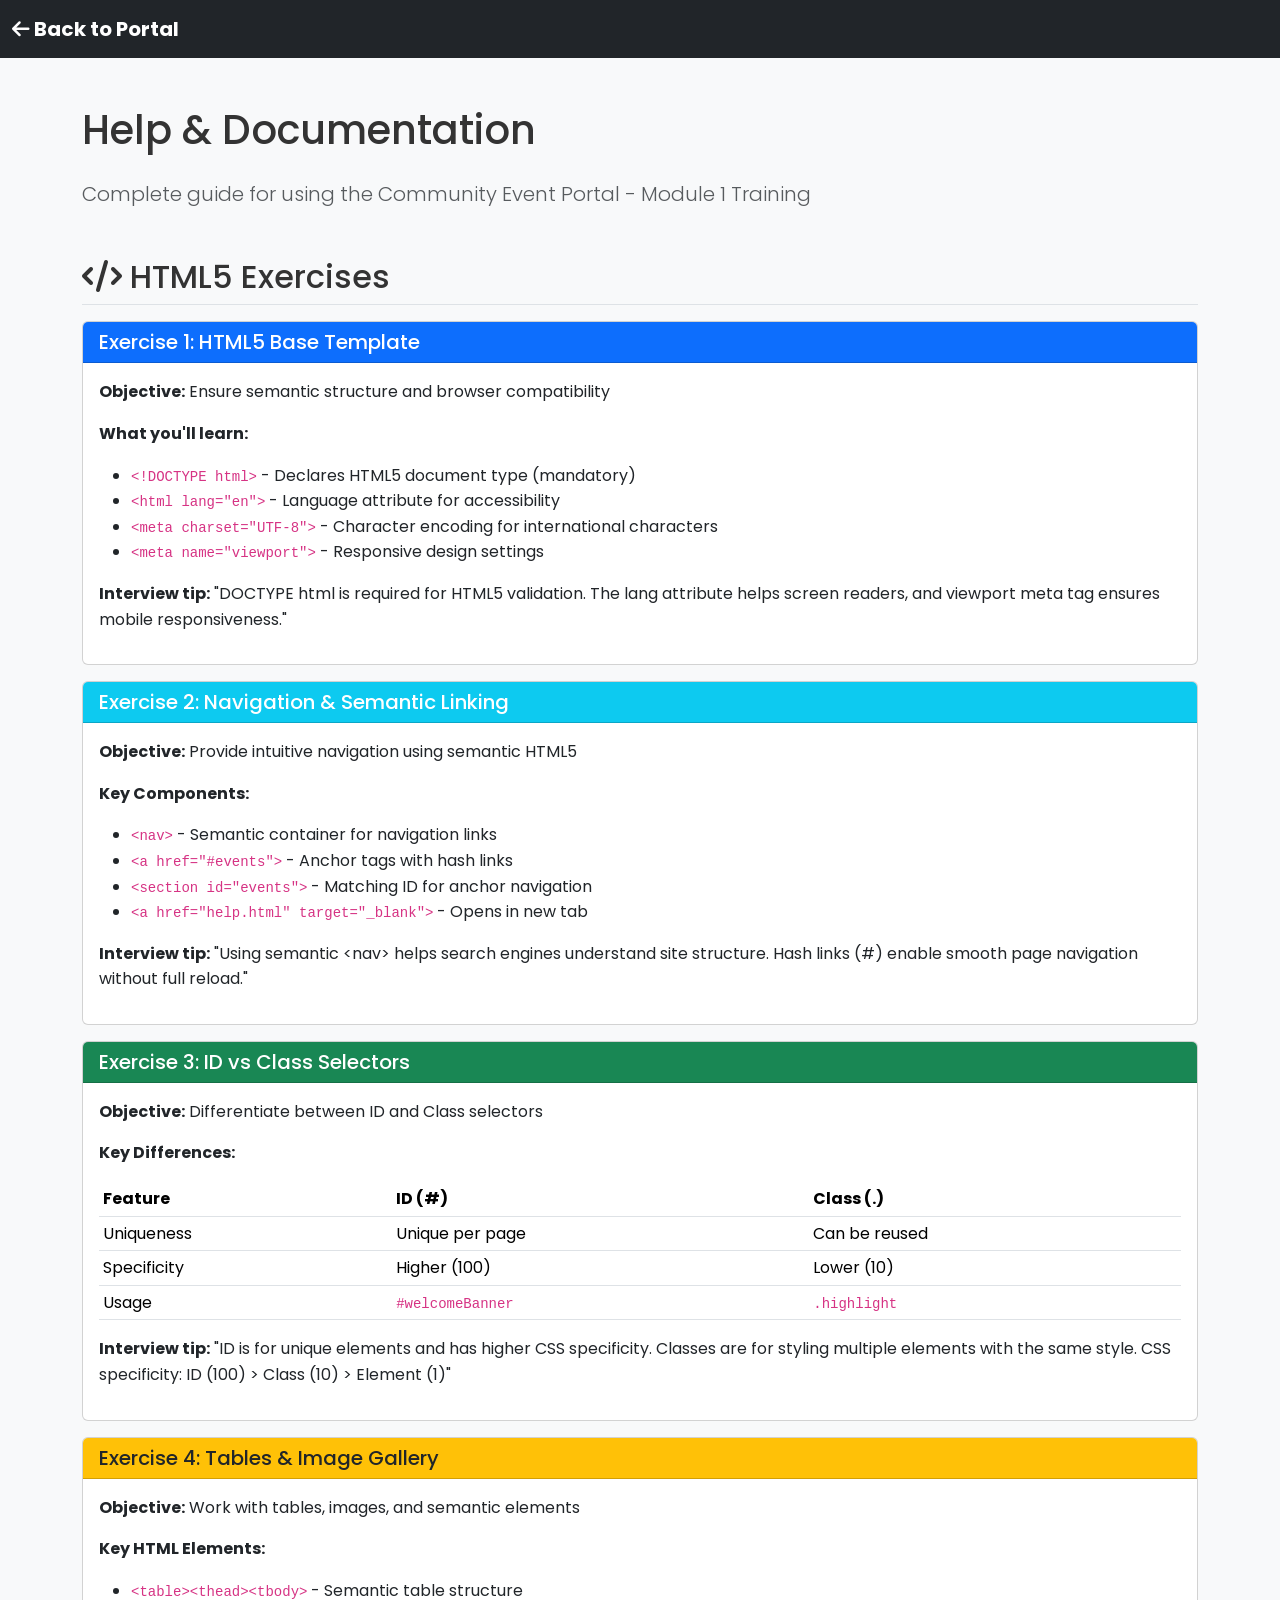
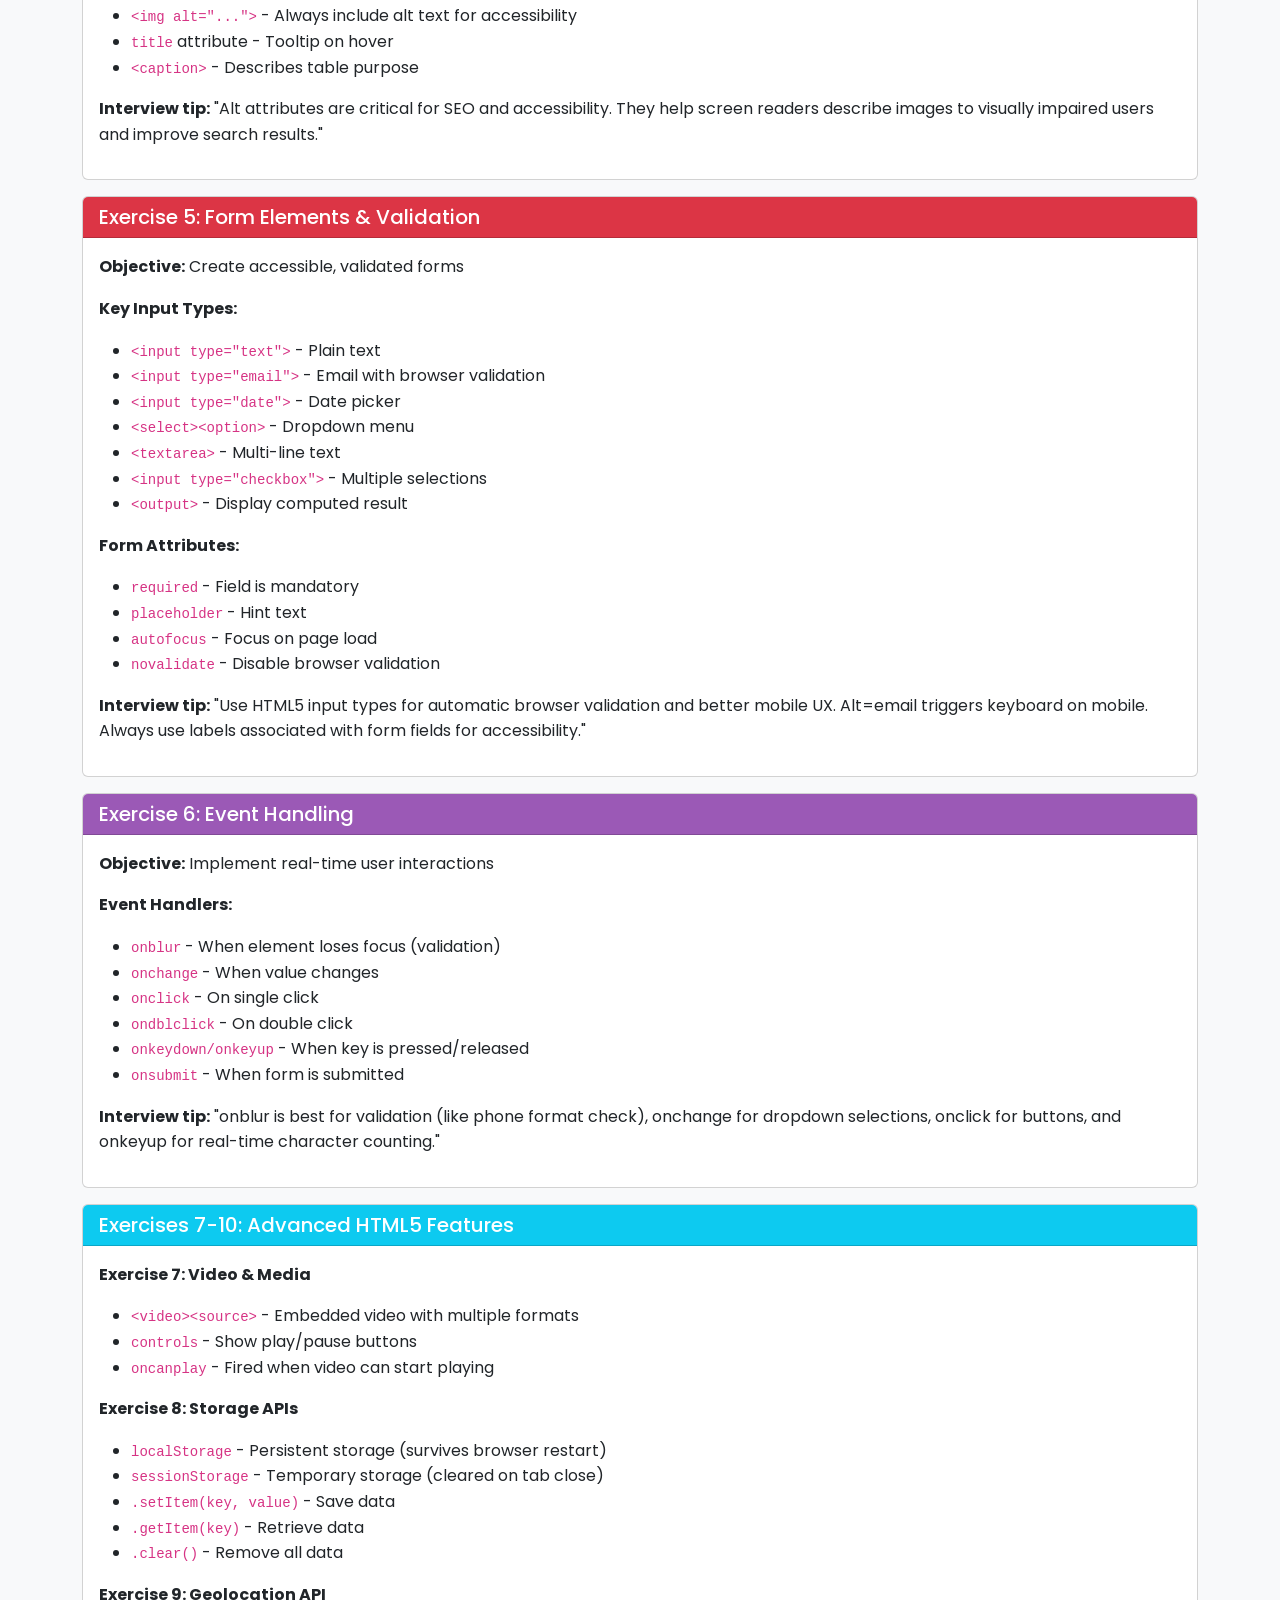
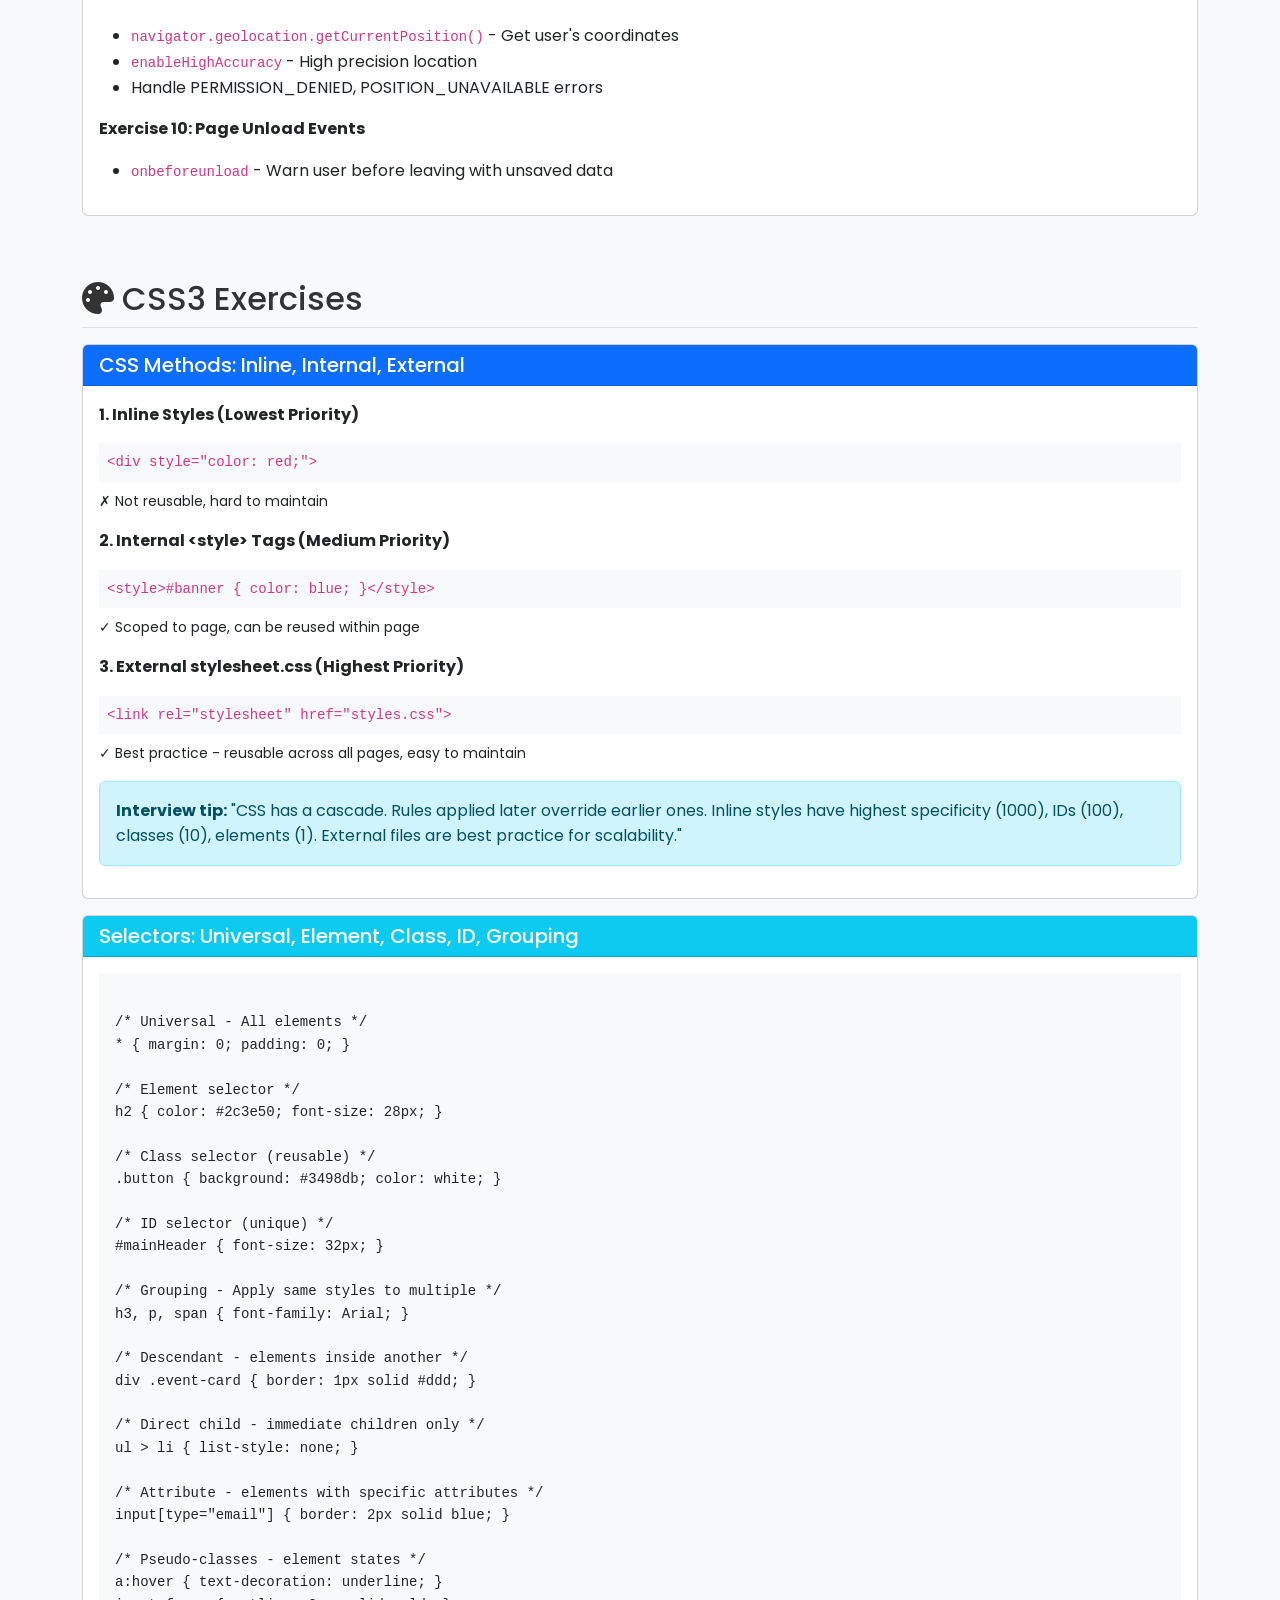
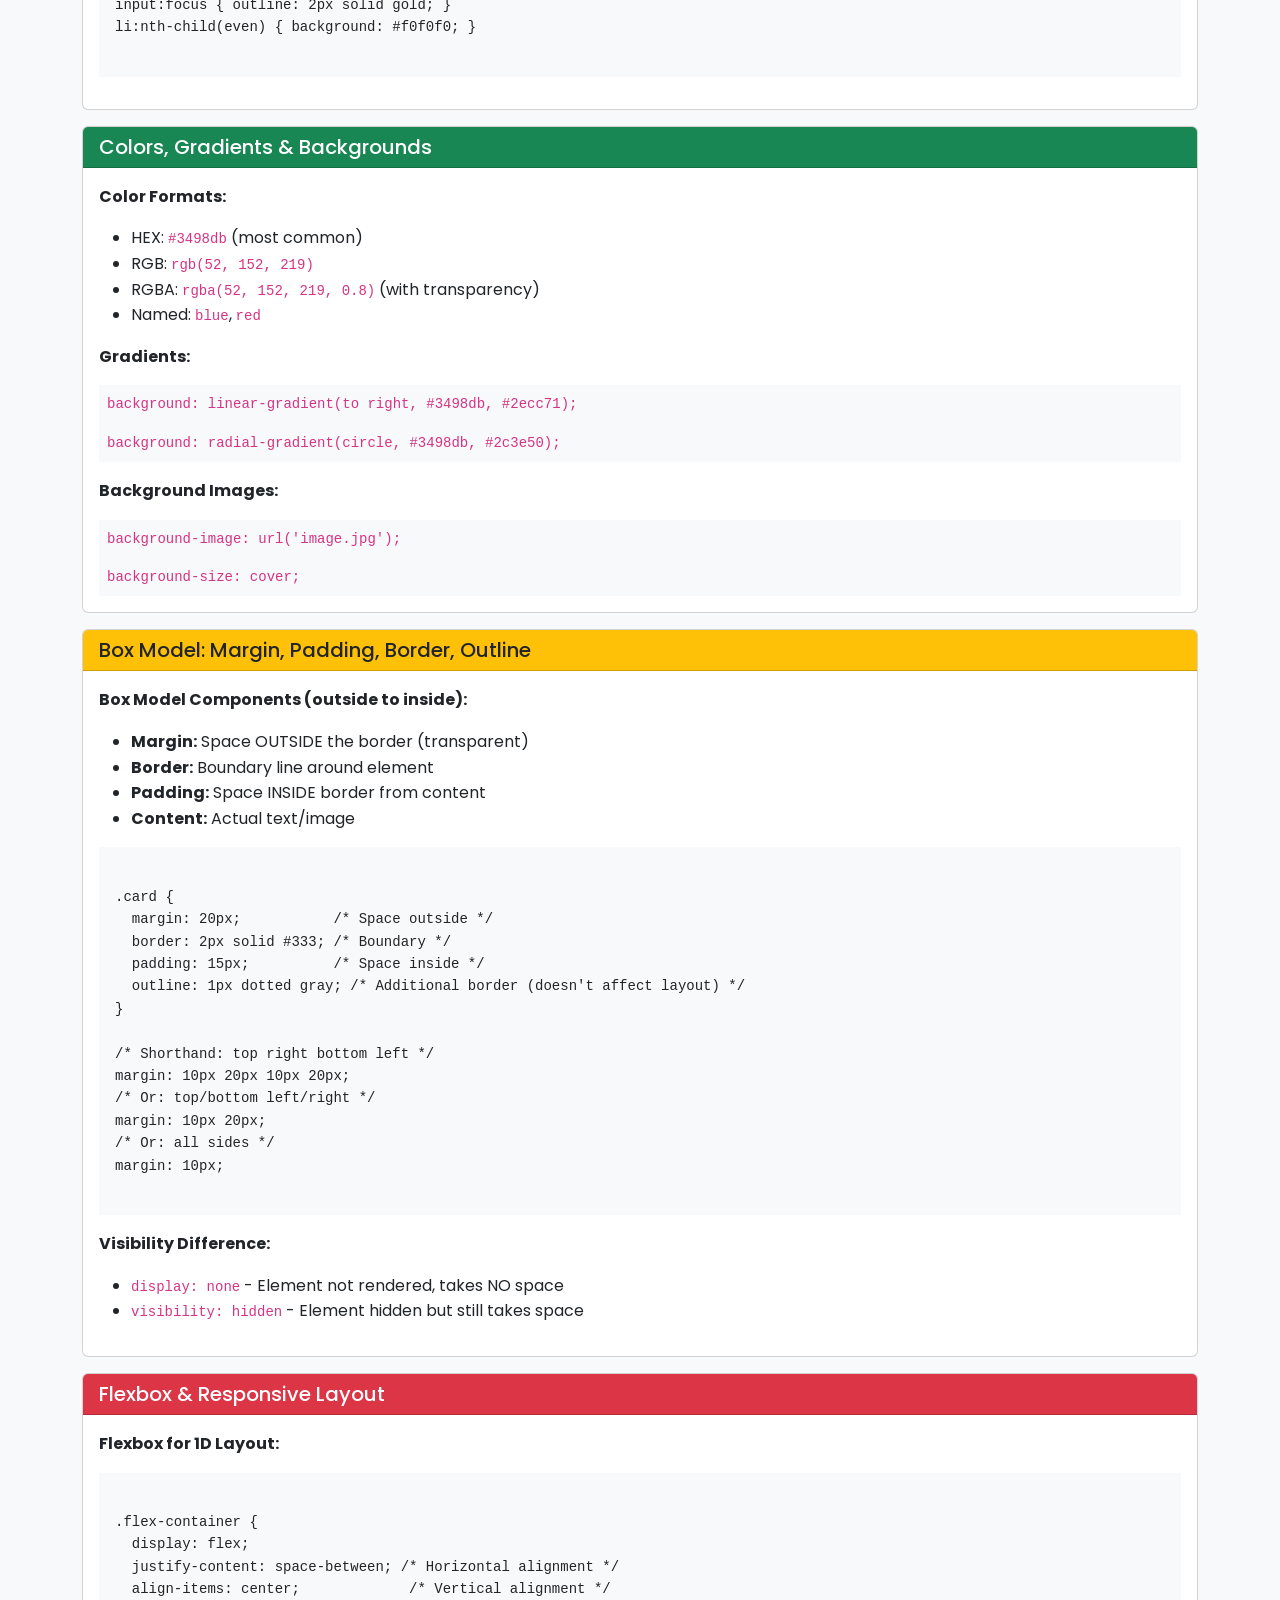
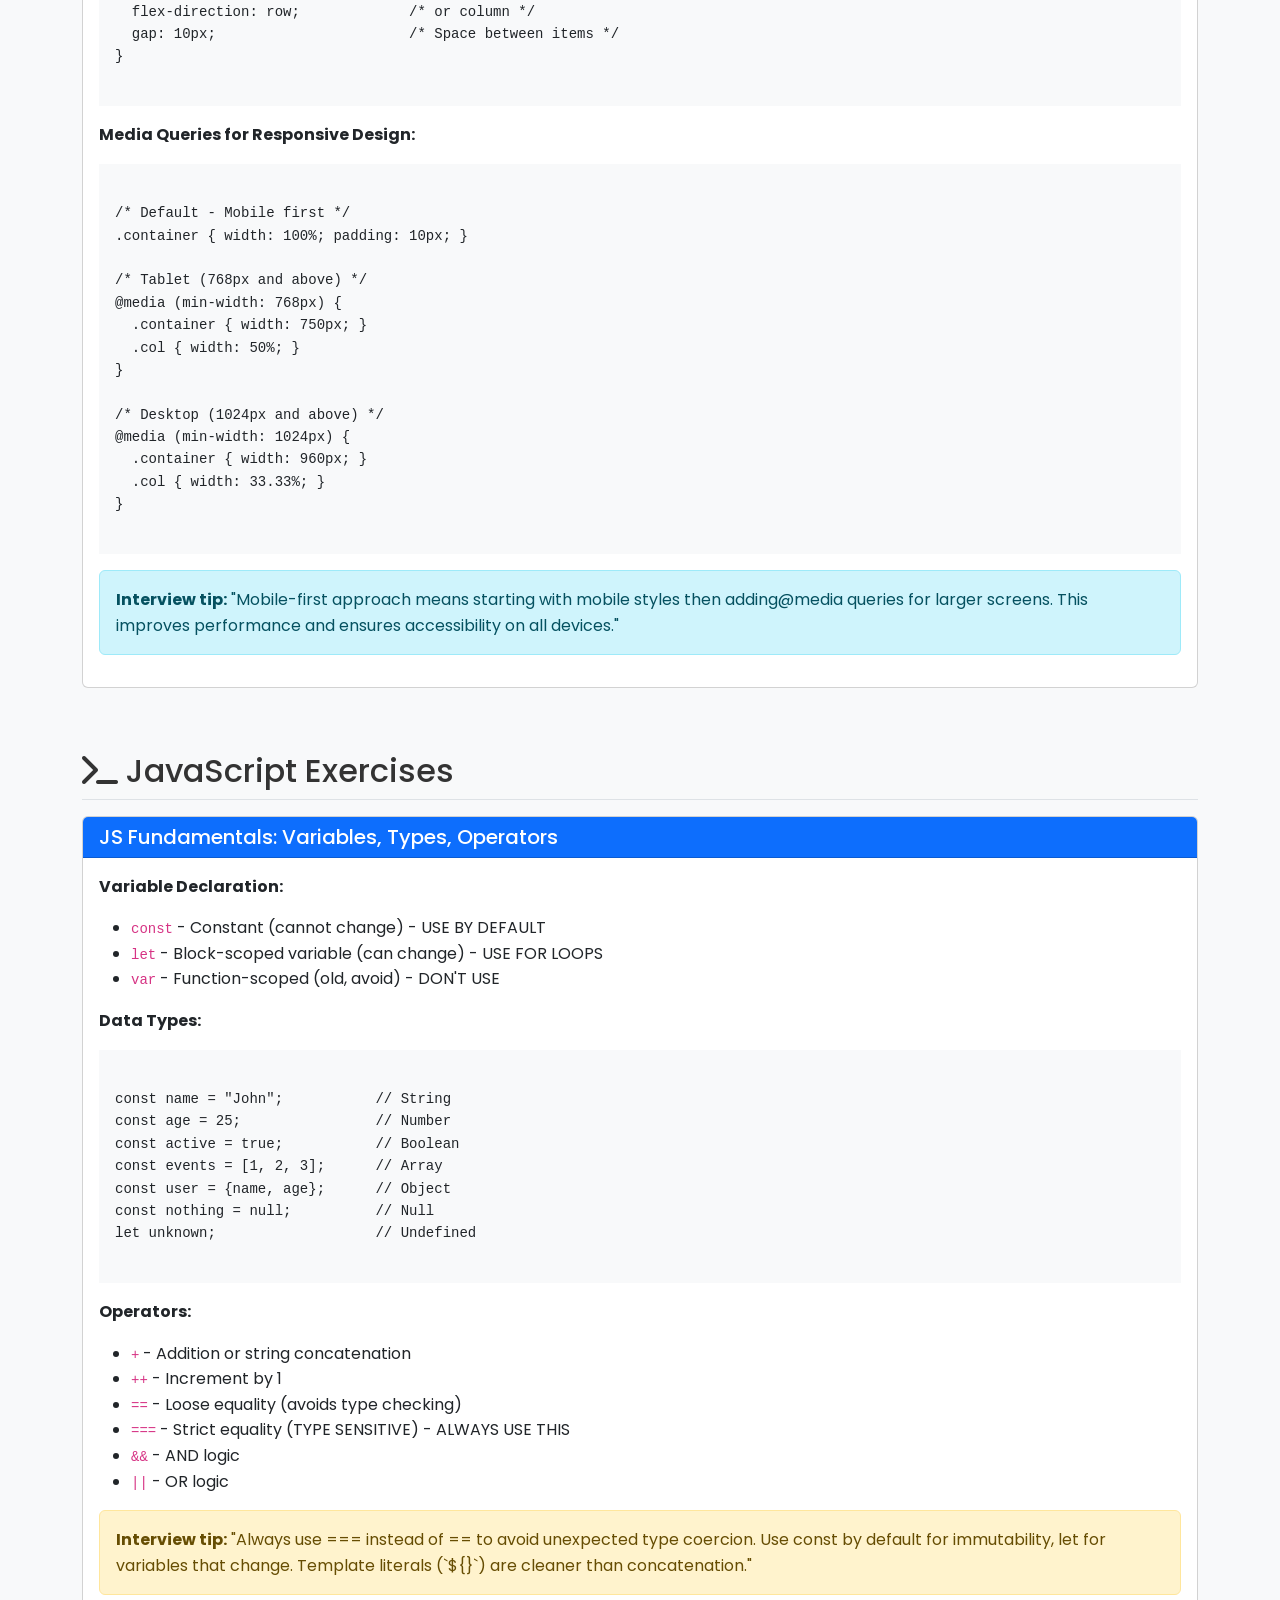
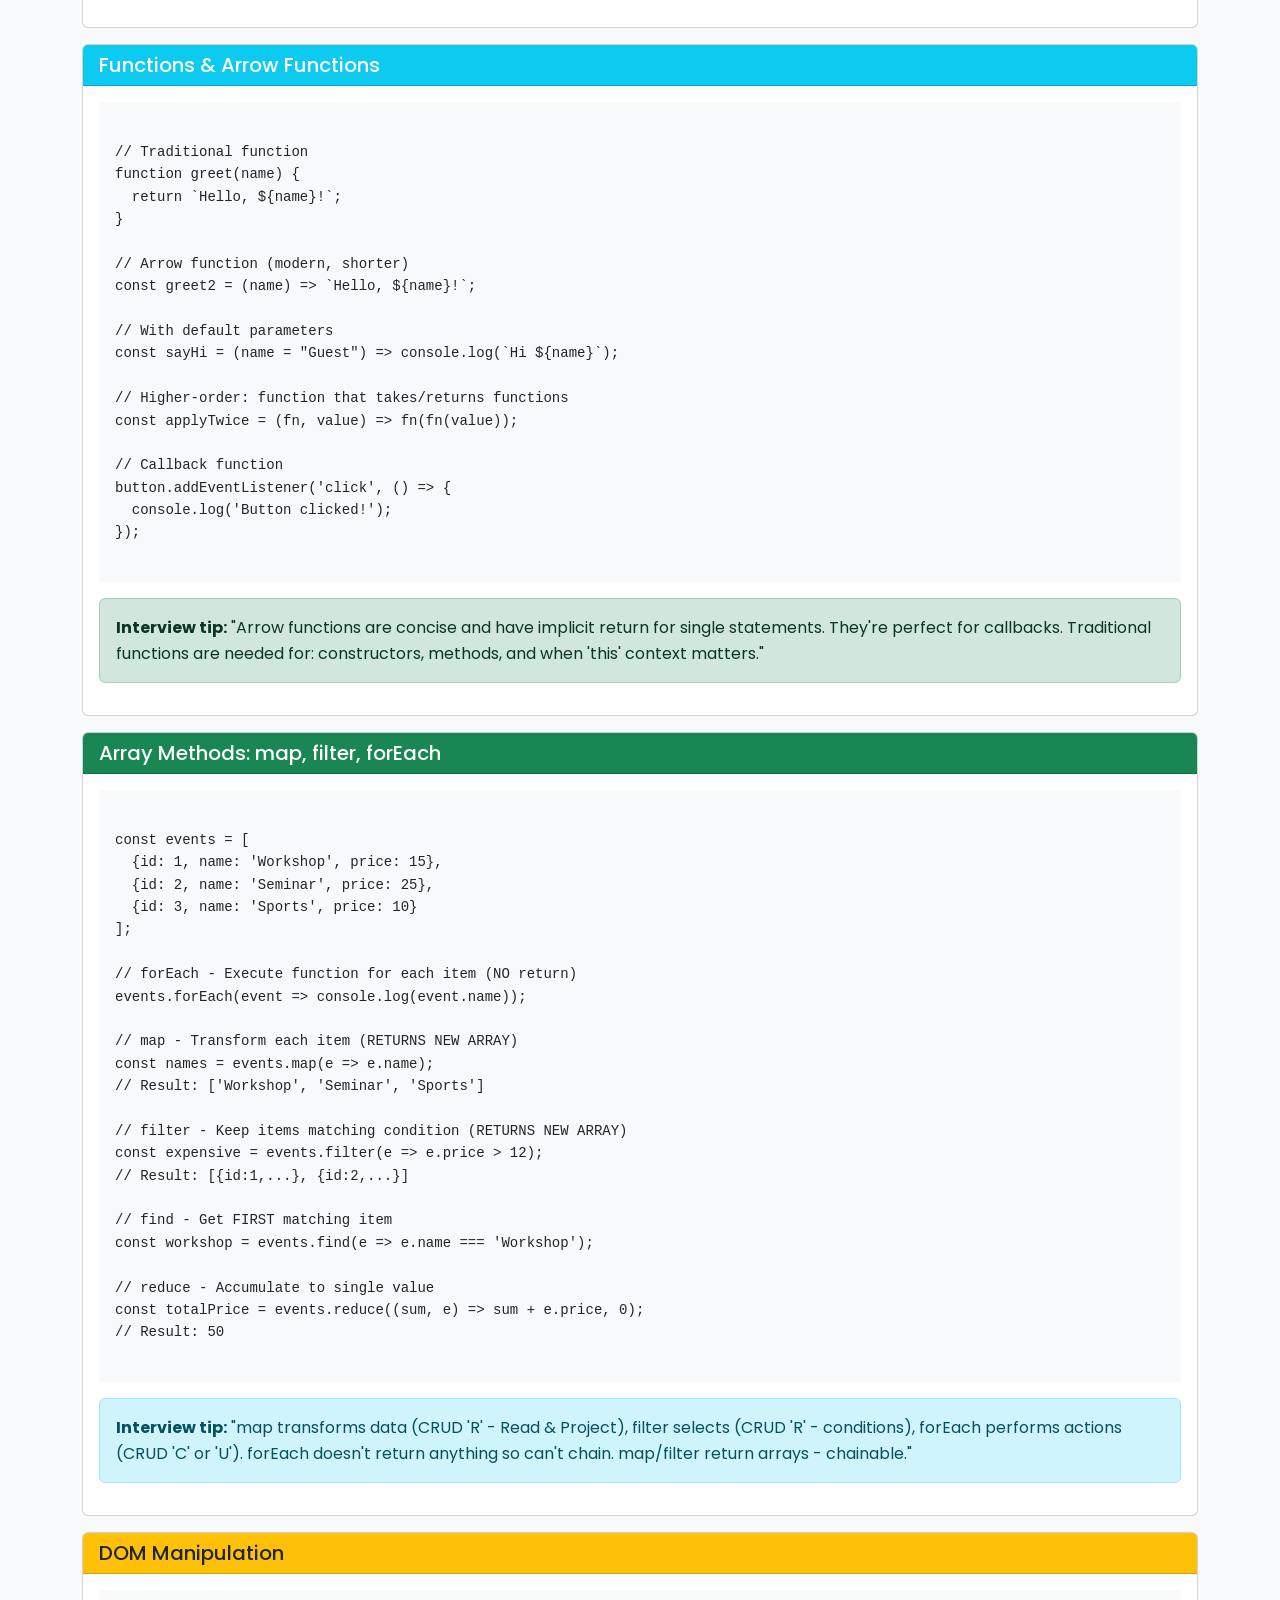
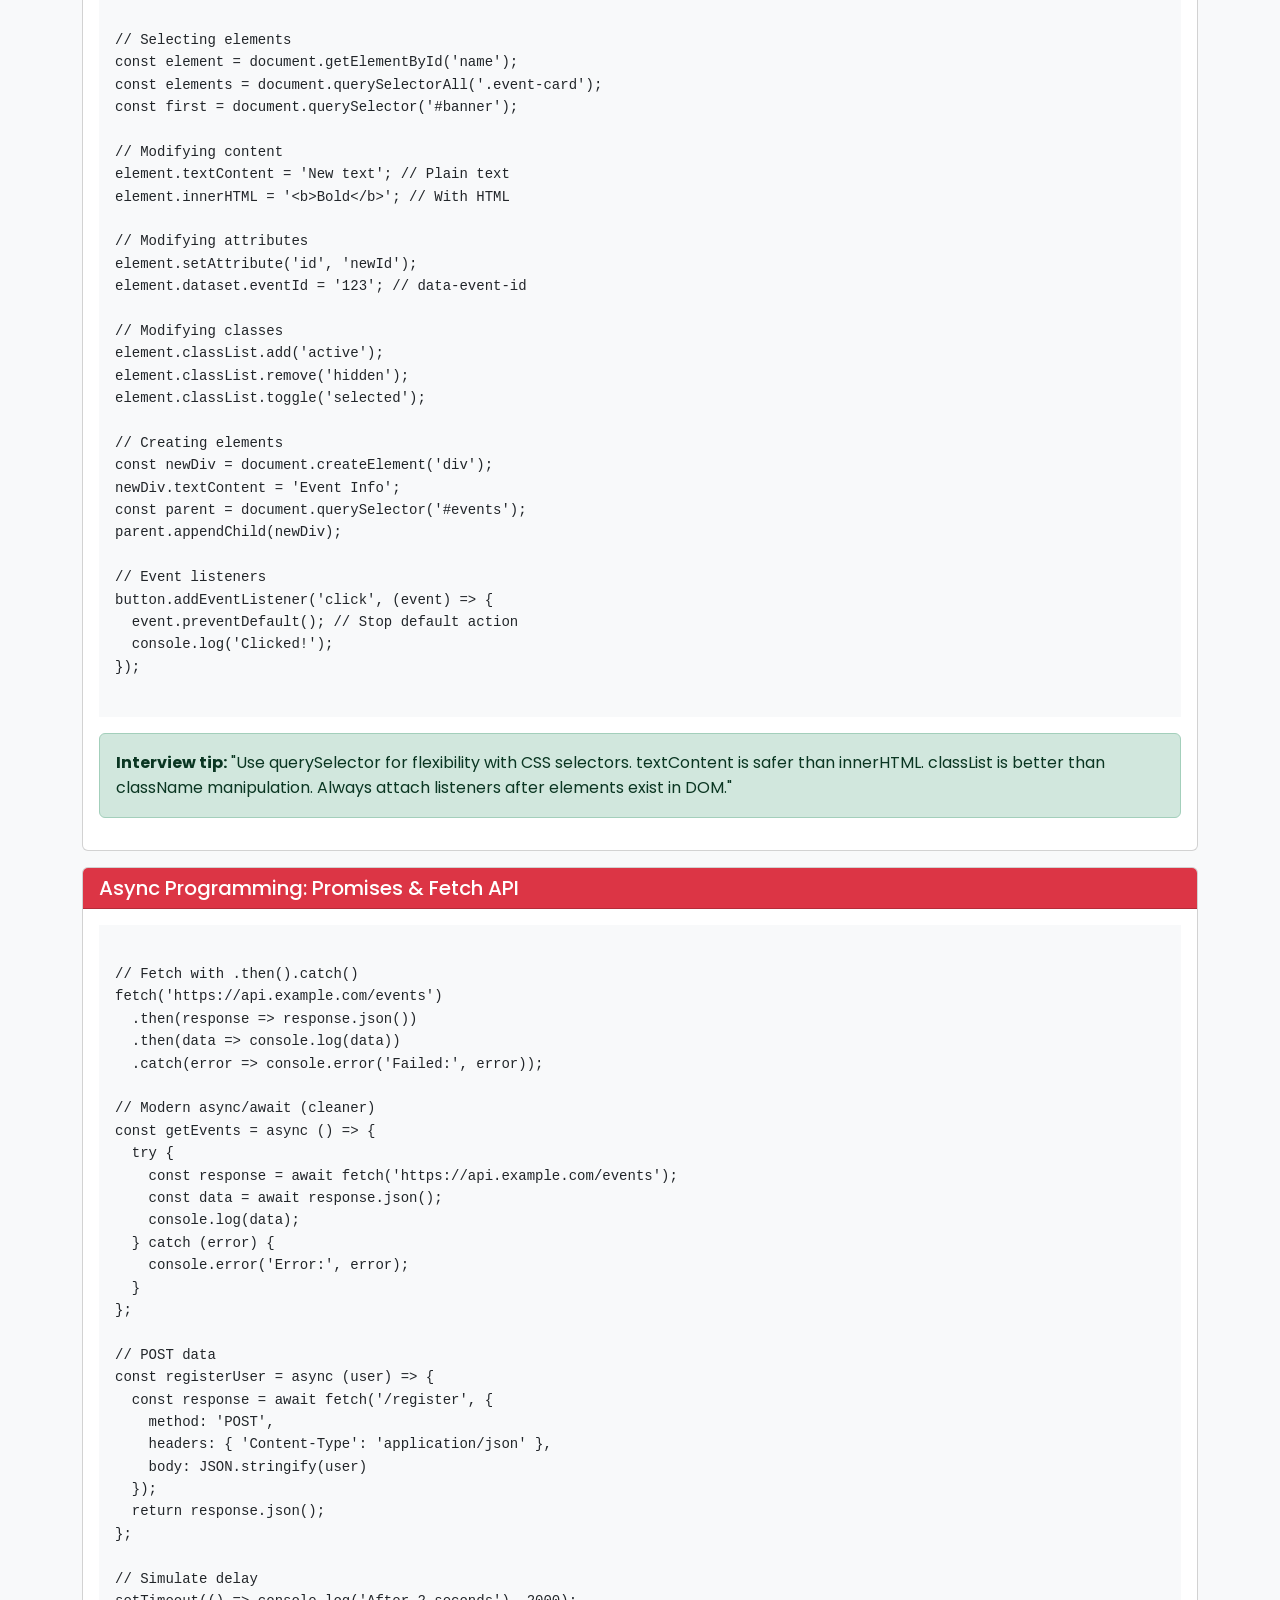
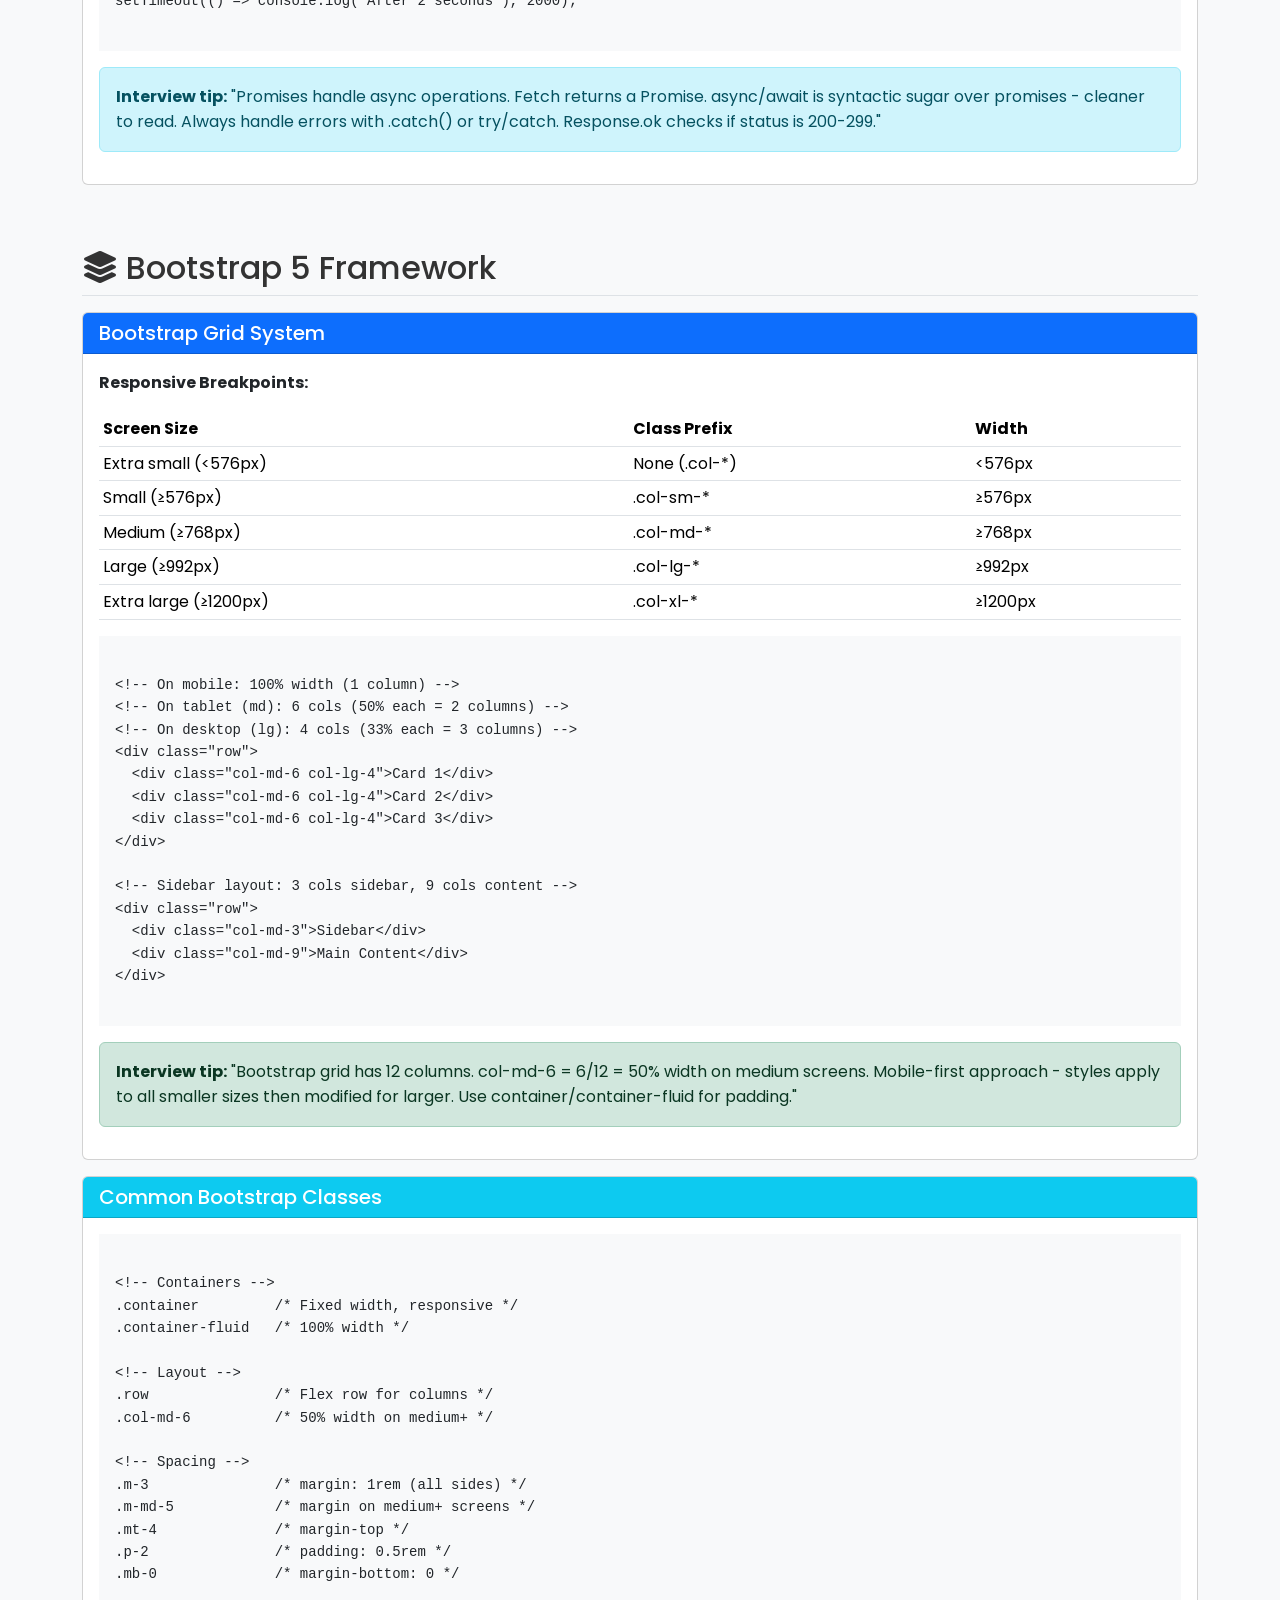
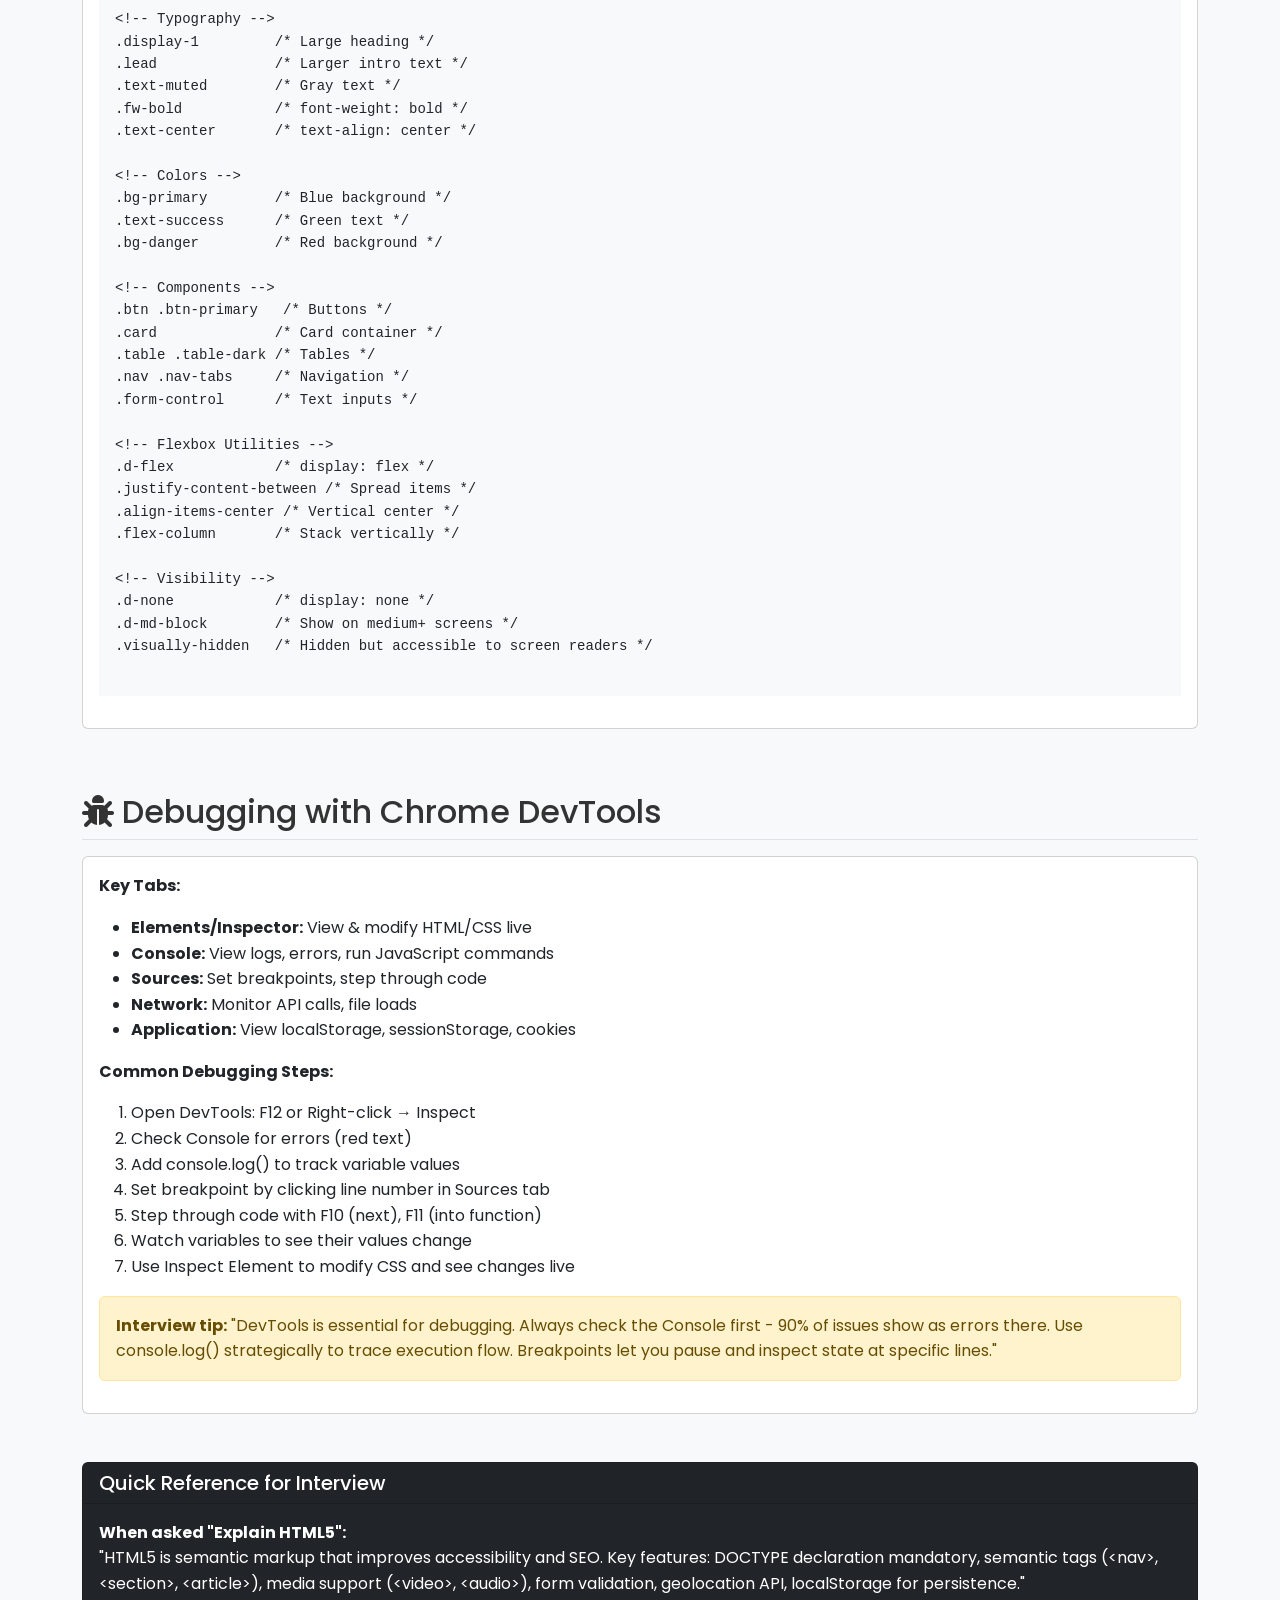
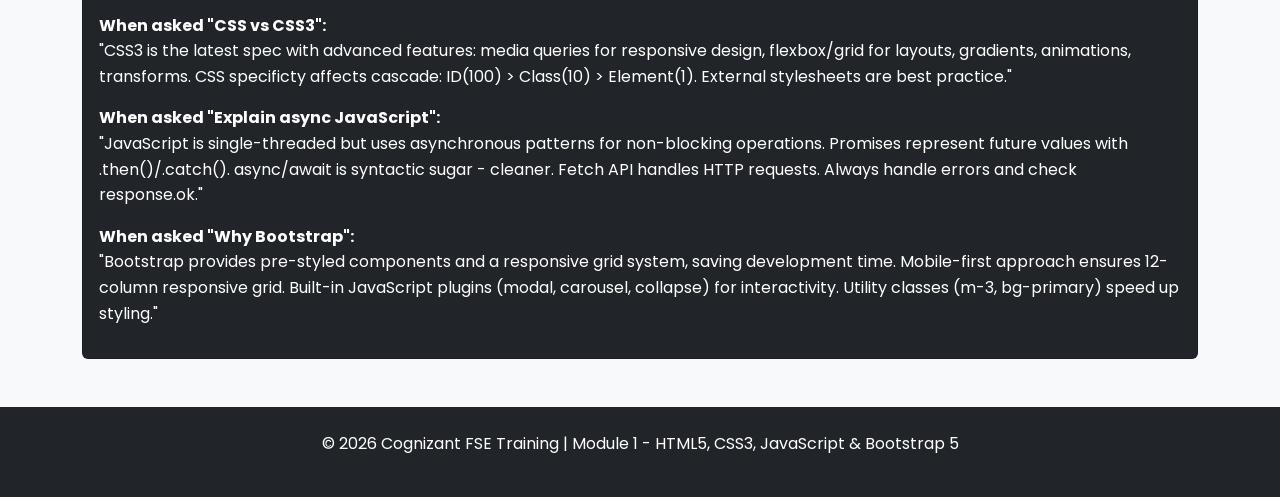
<file: Module-1-Html-Css-Js-BootStrap/help.html>
<!DOCTYPE html>

<html lang="en">
<head>
    <meta charset="UTF-8">
    <meta name="viewport" content="width=device-width, initial-scale=1.0">
    <meta name="description" content="Help and Guide for Community Event Portal">
    <title>Help & Guide | Community Event Portal</title>

    <link rel="stylesheet" href="https://cdn.jsdelivr.net/npm/bootstrap@5.3.0/dist/css/bootstrap.min.css">
    <link rel="stylesheet" href="https://cdnjs.cloudflare.com/ajax/libs/font-awesome/6.4.0/css/all.min.css">
    <link href="https://fonts.googleapis.com/css2?family=Poppins:wght@400;600;700&display=swap" rel="stylesheet">
    <link rel="stylesheet" href="styles.css">
</head>

<body>
    <nav class="navbar navbar-expand-lg navbar-dark bg-dark">
        <div class="container-fluid">
            <a class="navbar-brand fw-bold" href="index.html">
                <i class="fas fa-arrow-left"></i> Back to Portal
            </a>
        </div>
    </nav>

    <div class="container mt-5 mb-5">
        <h1 class="mb-4">Help & Documentation</h1>
        <p class="lead text-muted">Complete guide for using the Community Event Portal - Module 1 Training</p>

        <div class="row mt-5">
            <div class="col-md-12">
                <h2 class="mb-3 border-bottom pb-2">
                    <i class="fas fa-code"></i> HTML5 Exercises
                </h2>

                <div class="card mb-3">
                    <div class="card-header bg-primary text-white">
                        <h5 class="mb-0">Exercise 1: HTML5 Base Template</h5>
                    </div>
                    <div class="card-body">
                        <p><strong>Objective:</strong> Ensure semantic structure and browser compatibility</p>
                        <p><strong>What you'll learn:</strong></p>
                        <ul>
                            <li><code>&lt;!DOCTYPE html&gt;</code> - Declares HTML5 document type (mandatory)</li>
                            <li><code>&lt;html lang="en"&gt;</code> - Language attribute for accessibility</li>
                            <li><code>&lt;meta charset="UTF-8"&gt;</code> - Character encoding for international characters</li>
                            <li><code>&lt;meta name="viewport"&gt;</code> - Responsive design settings</li>
                        </ul>
                        <p><strong>Interview tip:</strong> "DOCTYPE html is required for HTML5 validation. The lang attribute helps screen readers, and viewport meta tag ensures mobile responsiveness."</p>
                    </div>
                </div>

                <div class="card mb-3">
                    <div class="card-header bg-info text-white">
                        <h5 class="mb-0">Exercise 2: Navigation & Semantic Linking</h5>
                    </div>
                    <div class="card-body">
                        <p><strong>Objective:</strong> Provide intuitive navigation using semantic HTML5</p>
                        <p><strong>Key Components:</strong></p>
                        <ul>
                            <li><code>&lt;nav&gt;</code> - Semantic container for navigation links</li>
                            <li><code>&lt;a href="#events"&gt;</code> - Anchor tags with hash links</li>
                            <li><code>&lt;section id="events"&gt;</code> - Matching ID for anchor navigation</li>
                            <li><code>&lt;a href="help.html" target="_blank"&gt;</code> - Opens in new tab</li>
                        </ul>
                        <p><strong>Interview tip:</strong> "Using semantic &lt;nav&gt; helps search engines understand site structure. Hash links (#) enable smooth page navigation without full reload."</p>
                    </div>
                </div>

                <div class="card mb-3">
                    <div class="card-header bg-success text-white">
                        <h5 class="mb-0">Exercise 3: ID vs Class Selectors</h5>
                    </div>
                    <div class="card-body">
                        <p><strong>Objective:</strong> Differentiate between ID and Class selectors</p>
                        <p><strong>Key Differences:</strong></p>
                        <table class="table table-sm">
                            <thead>
                                <tr>
                                    <th>Feature</th>
                                    <th>ID (#)</th>
                                    <th>Class (.)</th>
                                </tr>
                            </thead>
                            <tbody>
                                <tr>
                                    <td>Uniqueness</td>
                                    <td>Unique per page</td>
                                    <td>Can be reused</td>
                                </tr>
                                <tr>
                                    <td>Specificity</td>
                                    <td>Higher (100)</td>
                                    <td>Lower (10)</td>
                                </tr>
                                <tr>
                                    <td>Usage</td>
                                    <td><code>#welcomeBanner</code></td>
                                    <td><code>.highlight</code></td>
                                </tr>
                            </tbody>
                        </table>
                        <p class="mt-3"><strong>Interview tip:</strong> "ID is for unique elements and has higher CSS specificity. Classes are for styling multiple elements with the same style. CSS specificity: ID (100) > Class (10) > Element (1)"</p>
                    </div>
                </div>

                <div class="card mb-3">
                    <div class="card-header bg-warning text-dark">
                        <h5 class="mb-0">Exercise 4: Tables & Image Gallery</h5>
                    </div>
                    <div class="card-body">
                        <p><strong>Objective:</strong> Work with tables, images, and semantic elements</p>
                        <p><strong>Key HTML Elements:</strong></p>
                        <ul>
                            <li><code>&lt;table&gt;&lt;thead&gt;&lt;tbody&gt;</code> - Semantic table structure</li>
                            <li><code>&lt;img alt="..."&gt;</code> - Always include alt text for accessibility</li>
                            <li><code>title</code> attribute - Tooltip on hover</li>
                            <li><code>&lt;caption&gt;</code> - Describes table purpose</li>
                        </ul>
                        <p><strong>Interview tip:</strong> "Alt attributes are critical for SEO and accessibility. They help screen readers describe images to visually impaired users and improve search results."</p>
                    </div>
                </div>

                <div class="card mb-3">
                    <div class="card-header bg-danger text-white">
                        <h5 class="mb-0">Exercise 5: Form Elements & Validation</h5>
                    </div>
                    <div class="card-body">
                        <p><strong>Objective:</strong> Create accessible, validated forms</p>
                        <p><strong>Key Input Types:</strong></p>
                        <ul>
                            <li><code>&lt;input type="text"&gt;</code> - Plain text</li>
                            <li><code>&lt;input type="email"&gt;</code> - Email with browser validation</li>
                            <li><code>&lt;input type="date"&gt;</code> - Date picker</li>
                            <li><code>&lt;select&gt;&lt;option&gt;</code> - Dropdown menu</li>
                            <li><code>&lt;textarea&gt;</code> - Multi-line text</li>
                            <li><code>&lt;input type="checkbox"&gt;</code> - Multiple selections</li>
                            <li><code>&lt;output&gt;</code> - Display computed result</li>
                        </ul>
                        <p><strong>Form Attributes:</strong></p>
                        <ul>
                            <li><code>required</code> - Field is mandatory</li>
                            <li><code>placeholder</code> - Hint text</li>
                            <li><code>autofocus</code> - Focus on page load</li>
                            <li><code>novalidate</code> - Disable browser validation</li>
                        </ul>
                        <p><strong>Interview tip:</strong> "Use HTML5 input types for automatic browser validation and better mobile UX. Alt=email triggers keyboard on mobile. Always use labels associated with form fields for accessibility."</p>
                    </div>
                </div>

                <div class="card mb-3">
                    <div class="card-header" style="background-color: #9b59b6;">
                        <h5 class="mb-0 text-white">Exercise 6: Event Handling</h5>
                    </div>
                    <div class="card-body">
                        <p><strong>Objective:</strong> Implement real-time user interactions</p>
                        <p><strong>Event Handlers:</strong></p>
                        <ul>
                            <li><code>onblur</code> - When element loses focus (validation)</li>
                            <li><code>onchange</code> - When value changes</li>
                            <li><code>onclick</code> - On single click</li>
                            <li><code>ondblclick</code> - On double click</li>
                            <li><code>onkeydown/onkeyup</code> - When key is pressed/released</li>
                            <li><code>onsubmit</code> - When form is submitted</li>
                        </ul>
                        <p><strong>Interview tip:</strong> "onblur is best for validation (like phone format check), onchange for dropdown selections, onclick for buttons, and onkeyup for real-time character counting."</p>
                    </div>
                </div>

                <div class="card mb-3">
                    <div class="card-header bg-info text-white">
                        <h5 class="mb-0">Exercises 7-10: Advanced HTML5 Features</h5>
                    </div>
                    <div class="card-body">
                        <p><strong>Exercise 7: Video & Media</strong></p>
                        <ul>
                            <li><code>&lt;video&gt;&lt;source&gt;</code> - Embedded video with multiple formats</li>
                            <li><code>controls</code> - Show play/pause buttons</li>
                            <li><code>oncanplay</code> - Fired when video can start playing</li>
                        </ul>

                        <p class="mt-3"><strong>Exercise 8: Storage APIs</strong></p>
                        <ul>
                            <li><code>localStorage</code> - Persistent storage (survives browser restart)</li>
                            <li><code>sessionStorage</code> - Temporary storage (cleared on tab close)</li>
                            <li><code>.setItem(key, value)</code> - Save data</li>
                            <li><code>.getItem(key)</code> - Retrieve data</li>
                            <li><code>.clear()</code> - Remove all data</li>
                        </ul>

                        <p class="mt-3"><strong>Exercise 9: Geolocation API</strong></p>
                        <ul>
                            <li><code>navigator.geolocation.getCurrentPosition()</code> - Get user's coordinates</li>
                            <li><code>enableHighAccuracy</code> - High precision location</li>
                            <li>Handle PERMISSION_DENIED, POSITION_UNAVAILABLE errors</li>
                        </ul>

                        <p class="mt-3"><strong>Exercise 10: Page Unload Events</strong></p>
                        <ul>
                            <li><code>onbeforeunload</code> - Warn user before leaving with unsaved data</li>
                        </ul>
                    </div>
                </div>
            </div>
        </div>

        <div class="row mt-5">
            <div class="col-md-12">
                <h2 class="mb-3 border-bottom pb-2">
                    <i class="fas fa-palette"></i> CSS3 Exercises
                </h2>

                <div class="card mb-3">
                    <div class="card-header bg-primary text-white">
                        <h5 class="mb-0">CSS Methods: Inline, Internal, External</h5>
                    </div>
                    <div class="card-body">
                        <p><strong>1. Inline Styles (Lowest Priority)</strong></p>
                        <code class="bg-light p-2 d-block mb-2">&lt;div style="color: red;"&gt;</code>
                        <p class="small">✗ Not reusable, hard to maintain</p>

                        <p class="mt-3"><strong>2. Internal &lt;style&gt; Tags (Medium Priority)</strong></p>
                        <code class="bg-light p-2 d-block mb-2">&lt;style&gt;#banner { color: blue; }&lt;/style&gt;</code>
                        <p class="small">✓ Scoped to page, can be reused within page</p>

                        <p class="mt-3"><strong>3. External stylesheet.css (Highest Priority)</strong></p>
                        <code class="bg-light p-2 d-block mb-2">&lt;link rel="stylesheet" href="styles.css"&gt;</code>
                        <p class="small">✓ Best practice - reusable across all pages, easy to maintain</p>

                        <p class="mt-3 alert alert-info"><strong>Interview tip:</strong> "CSS has a cascade. Rules applied later override earlier ones. Inline styles have highest specificity (1000), IDs (100), classes (10), elements (1). External files are best practice for scalability."</p>
                    </div>
                </div>

                <div class="card mb-3">
                    <div class="card-header bg-info text-white">
                        <h5 class="mb-0">Selectors: Universal, Element, Class, ID, Grouping</h5>
                    </div>
                    <div class="card-body">
                        <pre class="bg-light p-3"><code>
/* Universal - All elements */
* { margin: 0; padding: 0; }

/* Element selector */
h2 { color: #2c3e50; font-size: 28px; }

/* Class selector (reusable) */
.button { background: #3498db; color: white; }

/* ID selector (unique) */
#mainHeader { font-size: 32px; }

/* Grouping - Apply same styles to multiple */
h3, p, span { font-family: Arial; }

/* Descendant - elements inside another */
div .event-card { border: 1px solid #ddd; }

/* Direct child - immediate children only */
ul > li { list-style: none; }

/* Attribute - elements with specific attributes */
input[type="email"] { border: 2px solid blue; }

/* Pseudo-classes - element states */
a:hover { text-decoration: underline; }
input:focus { outline: 2px solid gold; }
li:nth-child(even) { background: #f0f0f0; }
                        </code></pre>
                    </div>
                </div>

                <div class="card mb-3">
                    <div class="card-header bg-success text-white">
                        <h5 class="mb-0">Colors, Gradients & Backgrounds</h5>
                    </div>
                    <div class="card-body">
                        <p><strong>Color Formats:</strong></p>
                        <ul>
                            <li>HEX: <code>#3498db</code> (most common)</li>
                            <li>RGB: <code>rgb(52, 152, 219)</code></li>
                            <li>RGBA: <code>rgba(52, 152, 219, 0.8)</code> (with transparency)</li>
                            <li>Named: <code>blue</code>, <code>red</code></li>
                        </ul>

                        <p class="mt-3"><strong>Gradients:</strong></p>
                        <code class="bg-light p-2 d-block">background: linear-gradient(to right, #3498db, #2ecc71);</code>
                        <code class="bg-light p-2 d-block">background: radial-gradient(circle, #3498db, #2c3e50);</code>

                        <p class="mt-3"><strong>Background Images:</strong></p>
                        <code class="bg-light p-2 d-block">background-image: url('image.jpg');</code>
                        <code class="bg-light p-2 d-block">background-size: cover;</code>
                    </div>
                </div>

                <div class="card mb-3">
                    <div class="card-header bg-warning text-dark">
                        <h5 class="mb-0">Box Model: Margin, Padding, Border, Outline</h5>
                    </div>
                    <div class="card-body">
                        <p><strong>Box Model Components (outside to inside):</strong></p>
                        <ul>
                            <li><strong>Margin:</strong> Space OUTSIDE the border (transparent)</li>
                            <li><strong>Border:</strong> Boundary line around element</li>
                            <li><strong>Padding:</strong> Space INSIDE border from content</li>
                            <li><strong>Content:</strong> Actual text/image</li>
                        </ul>

                        <pre class="bg-light p-3"><code>
.card {
  margin: 20px;           /* Space outside */
  border: 2px solid #333; /* Boundary */
  padding: 15px;          /* Space inside */
  outline: 1px dotted gray; /* Additional border (doesn't affect layout) */
}

/* Shorthand: top right bottom left */
margin: 10px 20px 10px 20px;
/* Or: top/bottom left/right */
margin: 10px 20px;
/* Or: all sides */
margin: 10px;
                        </code></pre>

                        <p><strong>Visibility Difference:</strong></p>
                        <ul>
                            <li><code>display: none</code> - Element not rendered, takes NO space</li>
                            <li><code>visibility: hidden</code> - Element hidden but still takes space</li>
                        </ul>
                    </div>
                </div>

                <div class="card mb-3">
                    <div class="card-header bg-danger text-white">
                        <h5 class="mb-0">Flexbox & Responsive Layout</h5>
                    </div>
                    <div class="card-body">
                        <p><strong>Flexbox for 1D Layout:</strong></p>
                        <pre class="bg-light p-3"><code>
.flex-container {
  display: flex;
  justify-content: space-between; /* Horizontal alignment */
  align-items: center;             /* Vertical alignment */
  flex-direction: row;             /* or column */
  gap: 10px;                       /* Space between items */
}
                        </code></pre>

                        <p class="mt-3"><strong>Media Queries for Responsive Design:</strong></p>
                        <pre class="bg-light p-3"><code>
/* Default - Mobile first */
.container { width: 100%; padding: 10px; }

/* Tablet (768px and above) */
@media (min-width: 768px) {
  .container { width: 750px; }
  .col { width: 50%; }
}

/* Desktop (1024px and above) */
@media (min-width: 1024px) {
  .container { width: 960px; }
  .col { width: 33.33%; }
}
                        </code></pre>

                        <p class="mt-3 alert alert-info"><strong>Interview tip:</strong> "Mobile-first approach means starting with mobile styles then adding@media queries for larger screens. This improves performance and ensures accessibility on all devices."</p>
                    </div>
                </div>
            </div>
        </div>

        <div class="row mt-5">
            <div class="col-md-12">
                <h2 class="mb-3 border-bottom pb-2">
                    <i class="fas fa-terminal"></i> JavaScript Exercises
                </h2>

                <div class="card mb-3">
                    <div class="card-header bg-primary text-white">
                        <h5 class="mb-0">JS Fundamentals: Variables, Types, Operators</h5>
                    </div>
                    <div class="card-body">
                        <p><strong>Variable Declaration:</strong></p>
                        <ul>
                            <li><code>const</code> - Constant (cannot change) - USE BY DEFAULT</li>
                            <li><code>let</code> - Block-scoped variable (can change) - USE FOR LOOPS</li>
                            <li><code>var</code> - Function-scoped (old, avoid) - DON'T USE</li>
                        </ul>

                        <p class="mt-3"><strong>Data Types:</strong></p>
                        <pre class="bg-light p-3"><code>
const name = "John";           // String
const age = 25;                // Number
const active = true;           // Boolean
const events = [1, 2, 3];      // Array
const user = {name, age};      // Object
const nothing = null;          // Null
let unknown;                   // Undefined
                        </code></pre>

                        <p class="mt-3"><strong>Operators:</strong></p>
                        <ul>
                            <li><code>+</code> - Addition or string concatenation</li>
                            <li><code>++</code> - Increment by 1</li>
                            <li><code>==</code> - Loose equality (avoids type checking)</li>
                            <li><code>===</code> - Strict equality (TYPE SENSITIVE) - ALWAYS USE THIS</li>
                            <li><code>&&</code> - AND logic</li>
                            <li><code>||</code> - OR logic</li>
                        </ul>

                        <p class="mt-3 alert alert-warning"><strong>Interview tip:</strong> "Always use === instead of == to avoid unexpected type coercion. Use const by default for immutability, let for variables that change. Template literals (`${}`) are cleaner than concatenation."</p>
                    </div>
                </div>

                <div class="card mb-3">
                    <div class="card-header bg-info text-white">
                        <h5 class="mb-0">Functions & Arrow Functions</h5>
                    </div>
                    <div class="card-body">
                        <pre class="bg-light p-3"><code>
// Traditional function
function greet(name) {
  return `Hello, ${name}!`;
}

// Arrow function (modern, shorter)
const greet2 = (name) => `Hello, ${name}!`;

// With default parameters
const sayHi = (name = "Guest") => console.log(`Hi ${name}`);

// Higher-order: function that takes/returns functions
const applyTwice = (fn, value) => fn(fn(value));

// Callback function
button.addEventListener('click', () => {
  console.log('Button clicked!');
});
                        </code></pre>

                        <p class="mt-3 alert alert-success"><strong>Interview tip:</strong> "Arrow functions are concise and have implicit return for single statements. They're perfect for callbacks. Traditional functions are needed for: constructors, methods, and when 'this' context matters."</p>
                    </div>
                </div>

                <div class="card mb-3">
                    <div class="card-header bg-success text-white">
                        <h5 class="mb-0">Array Methods: map, filter, forEach</h5>
                    </div>
                    <div class="card-body">
                        <pre class="bg-light p-3"><code>
const events = [
  {id: 1, name: 'Workshop', price: 15},
  {id: 2, name: 'Seminar', price: 25},
  {id: 3, name: 'Sports', price: 10}
];

// forEach - Execute function for each item (NO return)
events.forEach(event => console.log(event.name));

// map - Transform each item (RETURNS NEW ARRAY)
const names = events.map(e => e.name);
// Result: ['Workshop', 'Seminar', 'Sports']

// filter - Keep items matching condition (RETURNS NEW ARRAY)
const expensive = events.filter(e => e.price > 12);
// Result: [{id:1,...}, {id:2,...}]

// find - Get FIRST matching item
const workshop = events.find(e => e.name === 'Workshop');

// reduce - Accumulate to single value
const totalPrice = events.reduce((sum, e) => sum + e.price, 0);
// Result: 50
                        </code></pre>

                        <p class="mt-3 alert alert-info"><strong>Interview tip:</strong> "map transforms data (CRUD 'R' - Read & Project), filter selects (CRUD 'R' - conditions), forEach performs actions (CRUD 'C' or 'U'). forEach doesn't return anything so can't chain. map/filter return arrays - chainable."</p>
                    </div>
                </div>

                <div class="card mb-3">
                    <div class="card-header bg-warning text-dark">
                        <h5 class="mb-0">DOM Manipulation</h5>
                    </div>
                    <div class="card-body">
                        <pre class="bg-light p-3"><code>
// Selecting elements
const element = document.getElementById('name');
const elements = document.querySelectorAll('.event-card');
const first = document.querySelector('#banner');

// Modifying content
element.textContent = 'New text'; // Plain text
element.innerHTML = '&lt;b&gt;Bold&lt;/b&gt;'; // With HTML

// Modifying attributes
element.setAttribute('id', 'newId');
element.dataset.eventId = '123'; // data-event-id

// Modifying classes
element.classList.add('active');
element.classList.remove('hidden');
element.classList.toggle('selected');

// Creating elements
const newDiv = document.createElement('div');
newDiv.textContent = 'Event Info';
const parent = document.querySelector('#events');
parent.appendChild(newDiv);

// Event listeners
button.addEventListener('click', (event) => {
  event.preventDefault(); // Stop default action
  console.log('Clicked!');
});
                        </code></pre>

                        <p class="mt-3 alert alert-success"><strong>Interview tip:</strong> "Use querySelector for flexibility with CSS selectors. textContent is safer than innerHTML. classList is better than className manipulation. Always attach listeners after elements exist in DOM."</p>
                    </div>
                </div>

                <div class="card mb-3">
                    <div class="card-header bg-danger text-white">
                        <h5 class="mb-0">Async Programming: Promises & Fetch API</h5>
                    </div>
                    <div class="card-body">
                        <pre class="bg-light p-3"><code>
// Fetch with .then().catch()
fetch('https://api.example.com/events')
  .then(response => response.json())
  .then(data => console.log(data))
  .catch(error => console.error('Failed:', error));

// Modern async/await (cleaner)
const getEvents = async () => {
  try {
    const response = await fetch('https://api.example.com/events');
    const data = await response.json();
    console.log(data);
  } catch (error) {
    console.error('Error:', error);
  }
};

// POST data
const registerUser = async (user) => {
  const response = await fetch('/register', {
    method: 'POST',
    headers: { 'Content-Type': 'application/json' },
    body: JSON.stringify(user)
  });
  return response.json();
};

// Simulate delay
setTimeout(() => console.log('After 2 seconds'), 2000);
                        </code></pre>

                        <p class="mt-3 alert alert-info"><strong>Interview tip:</strong> "Promises handle async operations. Fetch returns a Promise. async/await is syntactic sugar over promises - cleaner to read. Always handle errors with .catch() or try/catch. Response.ok checks if status is 200-299."</p>
                    </div>
                </div>
            </div>
        </div>

        <div class="row mt-5">
            <div class="col-md-12">
                <h2 class="mb-3 border-bottom pb-2">
                    <i class="fas fa-layer-group"></i> Bootstrap 5 Framework
                </h2>

                <div class="card mb-3">
                    <div class="card-header bg-primary text-white">
                        <h5 class="mb-0">Bootstrap Grid System</h5>
                    </div>
                    <div class="card-body">
                        <p><strong>Responsive Breakpoints:</strong></p>
                        <table class="table table-sm">
                            <thead>
                                <tr>
                                    <th>Screen Size</th>
                                    <th>Class Prefix</th>
                                    <th>Width</th>
                                </tr>
                            </thead>
                            <tbody>
                                <tr>
                                    <td>Extra small (&lt;576px)</td>
                                    <td>None (.col-*)</td>
                                    <td>&lt;576px</td>
                                </tr>
                                <tr>
                                    <td>Small (≥576px)</td>
                                    <td>.col-sm-*</td>
                                    <td>≥576px</td>
                                </tr>
                                <tr>
                                    <td>Medium (≥768px)</td>
                                    <td>.col-md-*</td>
                                    <td>≥768px</td>
                                </tr>
                                <tr>
                                    <td>Large (≥992px)</td>
                                    <td>.col-lg-*</td>
                                    <td>≥992px</td>
                                </tr>
                                <tr>
                                    <td>Extra large (≥1200px)</td>
                                    <td>.col-xl-*</td>
                                    <td>≥1200px</td>
                                </tr>
                            </tbody>
                        </table>

                        <pre class="bg-light p-3 mt-3"><code>
&lt;!-- On mobile: 100% width (1 column) --&gt;
&lt;!-- On tablet (md): 6 cols (50% each = 2 columns) --&gt;
&lt;!-- On desktop (lg): 4 cols (33% each = 3 columns) --&gt;
&lt;div class="row"&gt;
  &lt;div class="col-md-6 col-lg-4"&gt;Card 1&lt;/div&gt;
  &lt;div class="col-md-6 col-lg-4"&gt;Card 2&lt;/div&gt;
  &lt;div class="col-md-6 col-lg-4"&gt;Card 3&lt;/div&gt;
&lt;/div&gt;

&lt;!-- Sidebar layout: 3 cols sidebar, 9 cols content --&gt;
&lt;div class="row"&gt;
  &lt;div class="col-md-3"&gt;Sidebar&lt;/div&gt;
  &lt;div class="col-md-9"&gt;Main Content&lt;/div&gt;
&lt;/div&gt;
                        </code></pre>

                        <p class="mt-3 alert alert-success"><strong>Interview tip:</strong> "Bootstrap grid has 12 columns. col-md-6 = 6/12 = 50% width on medium screens. Mobile-first approach - styles apply to all smaller sizes then modified for larger. Use container/container-fluid for padding."</p>
                    </div>
                </div>

                <div class="card mb-3">
                    <div class="card-header bg-info text-white">
                        <h5 class="mb-0">Common Bootstrap Classes</h5>
                    </div>
                    <div class="card-body">
                        <pre class="bg-light p-3"><code>
&lt;!-- Containers --&gt;
.container         /* Fixed width, responsive */
.container-fluid   /* 100% width */

&lt;!-- Layout --&gt;
.row               /* Flex row for columns */
.col-md-6          /* 50% width on medium+ */

&lt;!-- Spacing --&gt;
.m-3               /* margin: 1rem (all sides) */
.m-md-5            /* margin on medium+ screens */
.mt-4              /* margin-top */
.p-2               /* padding: 0.5rem */
.mb-0              /* margin-bottom: 0 */

&lt;!-- Typography --&gt;
.display-1         /* Large heading */
.lead              /* Larger intro text */
.text-muted        /* Gray text */
.fw-bold           /* font-weight: bold */
.text-center       /* text-align: center */

&lt;!-- Colors --&gt;
.bg-primary        /* Blue background */
.text-success      /* Green text */
.bg-danger         /* Red background */

&lt;!-- Components --&gt;
.btn .btn-primary   /* Buttons */
.card              /* Card container */
.table .table-dark /* Tables */
.nav .nav-tabs     /* Navigation */
.form-control      /* Text inputs */

&lt;!-- Flexbox Utilities --&gt;
.d-flex            /* display: flex */
.justify-content-between /* Spread items */
.align-items-center /* Vertical center */
.flex-column       /* Stack vertically */

&lt;!-- Visibility --&gt;
.d-none            /* display: none */
.d-md-block        /* Show on medium+ screens */
.visually-hidden   /* Hidden but accessible to screen readers */
                        </code></pre>
                    </div>
                </div>
            </div>
        </div>

        <div class="row mt-5 mb-5">
            <div class="col-md-12">
                <h2 class="mb-3 border-bottom pb-2">
                    <i class="fas fa-bug"></i> Debugging with Chrome DevTools
                </h2>

                <div class="card">
                    <div class="card-body">
                        <p><strong>Key Tabs:</strong></p>
                        <ul>
                            <li><strong>Elements/Inspector:</strong> View & modify HTML/CSS live</li>
                            <li><strong>Console:</strong> View logs, errors, run JavaScript commands</li>
                            <li><strong>Sources:</strong> Set breakpoints, step through code</li>
                            <li><strong>Network:</strong> Monitor API calls, file loads</li>
                            <li><strong>Application:</strong> View localStorage, sessionStorage, cookies</li>
                        </ul>

                        <p class="mt-3"><strong>Common Debugging Steps:</strong></p>
                        <ol>
                            <li>Open DevTools: F12 or Right-click → Inspect</li>
                            <li>Check Console for errors (red text)</li>
                            <li>Add console.log() to track variable values</li>
                            <li>Set breakpoint by clicking line number in Sources tab</li>
                            <li>Step through code with F10 (next), F11 (into function)</li>
                            <li>Watch variables to see their values change</li>
                            <li>Use Inspect Element to modify CSS and see changes live</li>
                        </ol>

                        <p class="mt-3 alert alert-warning"><strong>Interview tip:</strong> "DevTools is essential for debugging. Always check the Console first - 90% of issues show as errors there. Use console.log() strategically to trace execution flow. Breakpoints let you pause and inspect state at specific lines."</p>
                    </div>
                </div>
            </div>
        </div>

        <div class="row mt-5 mb-5">
            <div class="col-md-12">
                <div class="card bg-dark text-white">
                    <div class="card-header">
                        <h5 class="mb-0">Quick Reference for Interview</h5>
                    </div>
                    <div class="card-body">
                        <p><strong>When asked "Explain HTML5":</strong><br>
                        "HTML5 is semantic markup that improves accessibility and SEO. Key features: DOCTYPE declaration mandatory, semantic tags (&lt;nav&gt;, &lt;section&gt;, &lt;article&gt;), media support (&lt;video&gt;, &lt;audio&gt;), form validation, geolocation API, localStorage for persistence."</p>

                        <p class="mt-3"><strong>When asked "CSS vs CSS3":</strong><br>
                        "CSS3 is the latest spec with advanced features: media queries for responsive design, flexbox/grid for layouts, gradients, animations, transforms. CSS specificty affects cascade: ID(100) > Class(10) > Element(1). External stylesheets are best practice."</p>

                        <p class="mt-3"><strong>When asked "Explain async JavaScript":</strong><br>
                        "JavaScript is single-threaded but uses asynchronous patterns for non-blocking operations. Promises represent future values with .then()/.catch(). async/await is syntactic sugar - cleaner. Fetch API handles HTTP requests. Always handle errors and check response.ok."</p>

                        <p class="mt-3"><strong>When asked "Why Bootstrap":</strong><br>
                        "Bootstrap provides pre-styled components and a responsive grid system, saving development time. Mobile-first approach ensures 12-column responsive grid. Built-in JavaScript plugins (modal, carousel, collapse) for interactivity. Utility classes (m-3, bg-primary) speed up styling."</p>
                    </div>
                </div>
            </div>
        </div>
    </div>

    <footer class="bg-dark text-white mt-5 py-4">
        <div class="container text-center">
            <p>&copy; 2026 Cognizant FSE Training | Module 1 - HTML5, CSS3, JavaScript & Bootstrap 5</p>
        </div>
    </footer>

    <script src="https://cdn.jsdelivr.net/npm/bootstrap@5.3.0/dist/js/bootstrap.bundle.min.js"></script>
</body>
</html>
</file>
<file: Module-1-Html-Css-Js-BootStrap/styles.css>
/* ========================================
   LOCAL COMMUNITY EVENT PORTAL - STYLES CSS
   Module 1: CSS3 Comprehensive Exercises
   Beginner Training for Cognizant FSE
   ======================================== */

/* ========================================
   EXERCISE 1: UNIVERSAL SELECTOR & RESET
   ========================================
   
   Core Logic for Interview:
   - Universal selector (*) applies to ALL elements
   - Removes default browser margins/padding (reset)
   - Improves consistency across browsers
   - Foundation for all other styles
*/
* {
    margin: 0;
    padding: 0;
    box-sizing: border-box; /* Include padding/border in width calculation */
}

/* ========================================
   EXERCISE 2: ROOT & GLOBAL STYLES
   ========================================
   
   :root defines CSS variables (custom properties)
   Accessible via var(--variable-name)
   Can be overridden in @media queries for responsive values
*/
:root {
    --primary-color: #3498db;
    --secondary-color: #2ecc71;
    --danger-color: #e74c3c;
    --warning-color: #f39c12;
    --dark-color: #2c3e50;
    --light-color: #ecf0f1;
    --shadow-sm: 0 2px 4px rgba(0, 0, 0, 0.1);
    --shadow-md: 0 4px 6px rgba(0, 0, 0, 0.15);
    --shadow-lg: 0 8px 12px rgba(0, 0, 0, 0.2);
    --border-radius: 8px;
    --transition: all 0.3s ease;
}

/* ========================================
   EXERCISE 3: ELEMENT SELECTORS
   ========================================
   
   Core Logic:
   - Element selectors target ALL instances of that tag
   - Lower specificity than class/ID
   - Applied to all <h1>, <body>, <html> elements
   - Foundation styles apply to entire site
*/
html {
    scroll-behavior: smooth; /* Smooth scrolling for anchor links */
}

body {
    font-family: 'Poppins', -apple-system, BlinkMacSystemFont, 'Segoe UI', sans-serif;
    line-height: 1.6; /* Space between lines for readability */
    color: #333;
    background-color: #f8f9fa;
}

/* ========================================
   EXERCISE 4: TYPOGRAPHY
   ========================================
   
   Core Logic:
   - font-family: System fonts, fallbacks, web fonts
   - font-size: Use relative units (rem, em) for scalability
   - font-weight: 400(normal), 600(bold), 700(bolder)
* {
    margin: 0;
    padding: 0;
    box-sizing: border-box;
}

:root {
    --primary-color: #3498db;
    --secondary-color: #2ecc71;
    --danger-color: #e74c3c;
    --warning-color: #f39c12;
    --dark-color: #2c3e50;
    --light-color: #ecf0f1;
    --shadow-sm: 0 2px 4px rgba(0, 0, 0, 0.1);
    --shadow-md: 0 4px 6px rgba(0, 0, 0, 0.15);
    --shadow-lg: 0 8px 12px rgba(0, 0, 0, 0.2);
    --border-radius: 8px;
    --transition: all 0.3s ease;
}

html { scroll-behavior: smooth; }

body {
    font-family: 'Poppins', -apple-system, BlinkMacSystemFont, 'Segoe UI', sans-serif;
    line-height: 1.6;
    color: #333;
    background-color: #f8f9fa;
}

h1 { font-size: 2.5rem; font-weight: 700; color: var(--dark-color); margin-bottom: 1rem; letter-spacing: -1px; }
h2 { font-size: 2rem; font-weight: 700; color: var(--dark-color); margin: 1.5rem 0 1rem 0; }
h3 { font-size: 1.5rem; font-weight: 600; color: var(--dark-color); }
h4, h5, h6 { font-weight: 600; margin: 0.5rem 0; }
p { margin-bottom: 1rem; font-size: 1rem; line-height: 1.8; }
.lead { font-size: 1.25rem; font-weight: 300; line-height: 1.8; }
.text-muted { color: #6c757d; }
.text-center { text-align: center; }
.text-uppercase { text-transform: uppercase; letter-spacing: 1px; }

.gradient-header { background: linear-gradient(135deg, var(--primary-color) 0%, var(--secondary-color) 100%); color: white; padding: 2rem; border-radius: var(--border-radius); }
.gradient-radial { background: radial-gradient(circle, #3498db 0%, #2c3e50 100%); }
.overlay { background-color: rgba(0, 0, 0, 0.5); }

a { color: var(--primary-color); text-decoration: none; transition: var(--transition); }
a:link { color: var(--primary-color); }
a:visited { color: #8e44ad; }
a:hover { color: var(--dark-color); text-decoration: underline; }
a:active { color: var(--danger-color); }

ul, ol { margin: 1rem 0 1rem 2rem; padding-left: 1rem; }
li { margin-bottom: 0.5rem; }
.list-unstyled { list-style: none; padding-left: 0; }
.list-unstyled li { padding-left: 0; }

.container { max-width: 1200px; margin: 0 auto; padding: 0 20px; }
.card { background-color: white; border: 1px solid #ddd; border-radius: var(--border-radius); box-shadow: var(--shadow-md); margin-bottom: 1.5rem; overflow: hidden; transition: var(--transition); }
.card:hover { box-shadow: var(--shadow-lg); transform: translateY(-4px); }
.card-header { background-color: var(--light-color); padding: 1rem; border-bottom: 1px solid #ddd; font-weight: 600; }
.card-body { padding: 1.5rem; }
.card-title { font-size: 1.25rem; font-weight: 600; margin-bottom: 0.5rem; }
.card-body p { margin-bottom: 1rem; }

.d-none { display: none !important; }
.d-block { display: block !important; }
.d-inline { display: inline !important; }
.d-inline-block { display: inline-block !important; }
.d-flex { display: flex !important; }

@media (max-width: 768px) { .d-md-none { display: none !important; } }
@media (min-width: 769px) { .d-md-block { display: block !important; } }

.visually-hidden { position: absolute; width: 1px; height: 1px; padding: 0; margin: -1px; overflow: hidden; clip: rect(0, 0, 0, 0); white-space: nowrap; border-width: 0; }

.flex-container { display: flex; flex-direction: row; gap: 1rem; align-items: center; }
.flex-center { display: flex; justify-content: center; align-items: center; }
.flex-between { display: flex; justify-content: space-between; align-items: center; }
nav ul { display: flex; flex-direction: row; gap: 1.5rem; list-style: none; }
nav li { margin: 0; }

.btn { display: inline-block; padding: 0.75rem 1.5rem; border: none; border-radius: 4px; font-size: 1rem; font-weight: 600; cursor: pointer; transition: var(--transition); text-align: center; }
.btn-primary { background-color: var(--primary-color); color: white; }
.btn-primary:hover { background-color: #2980b9; box-shadow: var(--shadow-md); transform: translateY(-2px); }
.btn-secondary { background-color: #95a5a6; color: white; }
.btn-success { background-color: var(--secondary-color); color: white; }
.btn-success:hover { background-color: #27ae60; }
.btn-danger { background-color: var(--danger-color); color: white; }
.btn-warning { background-color: var(--warning-color); color: white; }
.btn-outline { background-color: transparent; border: 2px solid var(--primary-color); color: var(--primary-color); }
.btn-outline:hover { background-color: var(--primary-color); color: white; }

.border-primary { border: 2px solid var(--primary-color); }
.border-dark { border: 1px solid var(--dark-color); }
.border-dashed { border: 2px dashed #bdc3c7; }
.rounded { border-radius: var(--border-radius); }
.rounded-pill { border-radius: 50px; }
.rounded-circle { border-radius: 50%; }
.shadow-sm { box-shadow: var(--shadow-sm); }
.shadow-md { box-shadow: var(--shadow-md); }
.shadow-lg { box-shadow: var(--shadow-lg); }
input:focus, textarea:focus, select:focus { outline: 2px solid var(--primary-color); outline-offset: 2px; }

table { width: 100%; border-collapse: collapse; margin-bottom: 1rem; background-color: white; }
thead { background-color: var(--dark-color); color: white; }
th { padding: 1rem; text-align: left; font-weight: 600; }
td { padding: 0.75rem 1rem; border-bottom: 1px solid #ddd; }
tbody tr:nth-child(even) { background-color: #f9f9f9; }
tbody tr:hover { background-color: #f0f0f0; }

.multi-column { column-count: 2; column-gap: 30px; column-rule: 1px solid #ddd; }
@media (max-width: 768px) { .multi-column { column-count: 1; } }

.m-0 { margin: 0; }
.m-1 { margin: 0.25rem; }
.m-2 { margin: 0.5rem; }
.m-3 { margin: 1rem; }
.m-4 { margin: 1.5rem; }
.m-5 { margin: 3rem; }
.mt-0 { margin-top: 0; }
.mt-1 { margin-top: 0.25rem; }
.mt-2 { margin-top: 0.5rem; }
.mt-3 { margin-top: 1rem; }
.mt-4 { margin-top: 1.5rem; }
.mt-5 { margin-top: 3rem; }
.mb-0 { margin-bottom: 0; }
.mb-1 { margin-bottom: 0.25rem; }
.mb-2 { margin-bottom: 0.5rem; }
.mb-3 { margin-bottom: 1rem; }
.mb-4 { margin-bottom: 1.5rem; }
.mb-5 { margin-bottom: 3rem; }
.p-0 { padding: 0; }
.p-1 { padding: 0.25rem; }
.p-2 { padding: 0.5rem; }
.p-3 { padding: 1rem; }
.p-4 { padding: 1.5rem; }
.p-5 { padding: 3rem; }
.py-0 { padding-top: 0; padding-bottom: 0; }
.py-2 { padding-top: 0.5rem; padding-bottom: 0.5rem; }
.py-5 { padding-top: 3rem; padding-bottom: 3rem; }
.px-0 { padding-left: 0; padding-right: 0; }
.px-2 { padding-left: 0.5rem; padding-right: 0.5rem; }
.px-5 { padding-left: 3rem; padding-right: 3rem; }

.position-fixed { position: fixed; }
.position-absolute { position: absolute; }
.position-relative { position: relative; }
.position-sticky { position: sticky; }
.top-0 { top: 0; }
.bottom-0 { bottom: 0; }
.left-0 { left: 0; }
.right-0 { right: 0; }

@keyframes fadeIn { from { opacity: 0; } to { opacity: 1; } }
@keyframes slideInRight { from { transform: translateX(100%); opacity: 0; } to { transform: translateX(0); opacity: 1; } }
@keyframes pulse { 0%, 100% { opacity: 1; } 50% { opacity: 0.5; } }
.fade-in { animation: fadeIn 0.5s ease-in; }
.slide-in { animation: slideInRight 0.5s ease-out; }
.pulse { animation: pulse 2s infinite; }
.transform-scale:hover { transform: scale(1.05); }
.transform-rotate:hover { transform: rotate(5deg); }

.form-control, .form-select { display: block; width: 100%; padding: 0.75rem; margin-bottom: 0.5rem; border: 1px solid #ddd; border-radius: 4px; font-family: inherit; font-size: 1rem; }
.form-control:focus, .form-select:focus { border-color: var(--primary-color); outline: none; box-shadow: 0 0 0 3px rgba(52, 152, 219, 0.1); }
.form-label { display: block; margin-bottom: 0.5rem; font-weight: 600; color: var(--dark-color); }
.form-check { margin-bottom: 1rem; }
.form-check-input { margin-right: 0.5rem; cursor: pointer; }
.form-check-label { cursor: pointer; }
.is-invalid { border-color: var(--danger-color) !important; }
.invalid-feedback { color: var(--danger-color); font-size: 0.875rem; margin-top: 0.25rem; }
input:disabled, textarea:disabled, select:disabled { background-color: #f0f0f0; cursor: not-allowed; opacity: 0.6; }

@media (min-width: 768px) {
    .container { padding: 0 40px; }
    h1 { font-size: 3rem; }
    .grid-2 { display: grid; grid-template-columns: 1fr 1fr; gap: 2rem; }
    .d-md-flex { display: flex; }
    .d-md-none { display: none; }
}
@media (min-width: 992px) {
    .container { padding: 0; }
    .grid-3 { display: grid; grid-template-columns: 1fr 1fr 1fr; gap: 2rem; }
    nav { flex-direction: row; }
    .sidebar { position: sticky; top: 100px; }
    .d-lg-flex { display: flex; }
}
@media (max-width: 576px) {
    h1 { font-size: 1.75rem; }
    h2 { font-size: 1.5rem; }
    .container { padding: 0 15px; }
    nav ul { flex-direction: column; gap: 0.5rem; }
    .card { margin-bottom: 1rem; }
    .btn { width: 100%; }
    .d-sm-none { display: none; }
}

:focus { outline: 3px solid var(--primary-color); outline-offset: 2px; }
.skip-link { position: absolute; top: -9999px; left: -9999px; }
.skip-link:focus { top: auto; left: auto; }

.welcome-banner { background: linear-gradient(135deg, var(--primary-color) 0%, var(--secondary-color) 100%); color: white; padding: 3rem 2rem; border-radius: var(--border-radius); text-align: center; margin-bottom: 2rem; }
.highlight { background-color: #fff3cd; padding: 2px 6px; border-radius: 3px; font-weight: 600; }
.event-card { background: white; border-left: 4px solid var(--primary-color); padding: 1.5rem; margin-bottom: 1rem; border-radius: var(--border-radius); box-shadow: var(--shadow-sm); transition: var(--transition); }
.event-card:hover { box-shadow: var(--shadow-lg); transform: translateY(-4px); }
.event-price { font-size: 1.5rem; font-weight: 700; color: var(--secondary-color); }
.gallery-image { border: 2px solid var(--light-color); border-radius: var(--border-radius); max-width: 100%; height: auto; transition: var(--transition); }
.gallery-image:hover { border-color: var(--primary-color); box-shadow: var(--shadow-md); }
.status-badge { display: inline-block; padding: 0.25rem 0.75rem; border-radius: 50px; font-size: 0.875rem; font-weight: 600; }
.status-badge.success { background-color: #d4edda; color: #155724; }
.status-badge.warning { background-color: #fff3cd; color: #856404; }
.status-badge.danger { background-color: #f8d7da; color: #721c24; }
.section-divider { border-top: 2px solid var(--light-color); margin: 3rem 0; }
.text-success { color: var(--secondary-color); }
.text-danger { color: var(--danger-color); }
.text-warning { color: var(--warning-color); }
.text-primary { color: var(--primary-color); }
.bg-primary { background-color: var(--primary-color); }
.bg-success { background-color: var(--secondary-color); }
.bg-danger { background-color: var(--danger-color); }
.bg-warning { background-color: var(--warning-color); }
.bg-dark { background-color: var(--dark-color); }
.bg-light { background-color: var(--light-color); }

@media print { body { background: white; } nav, footer { display: none; } .no-print { display: none; } }
</file>
